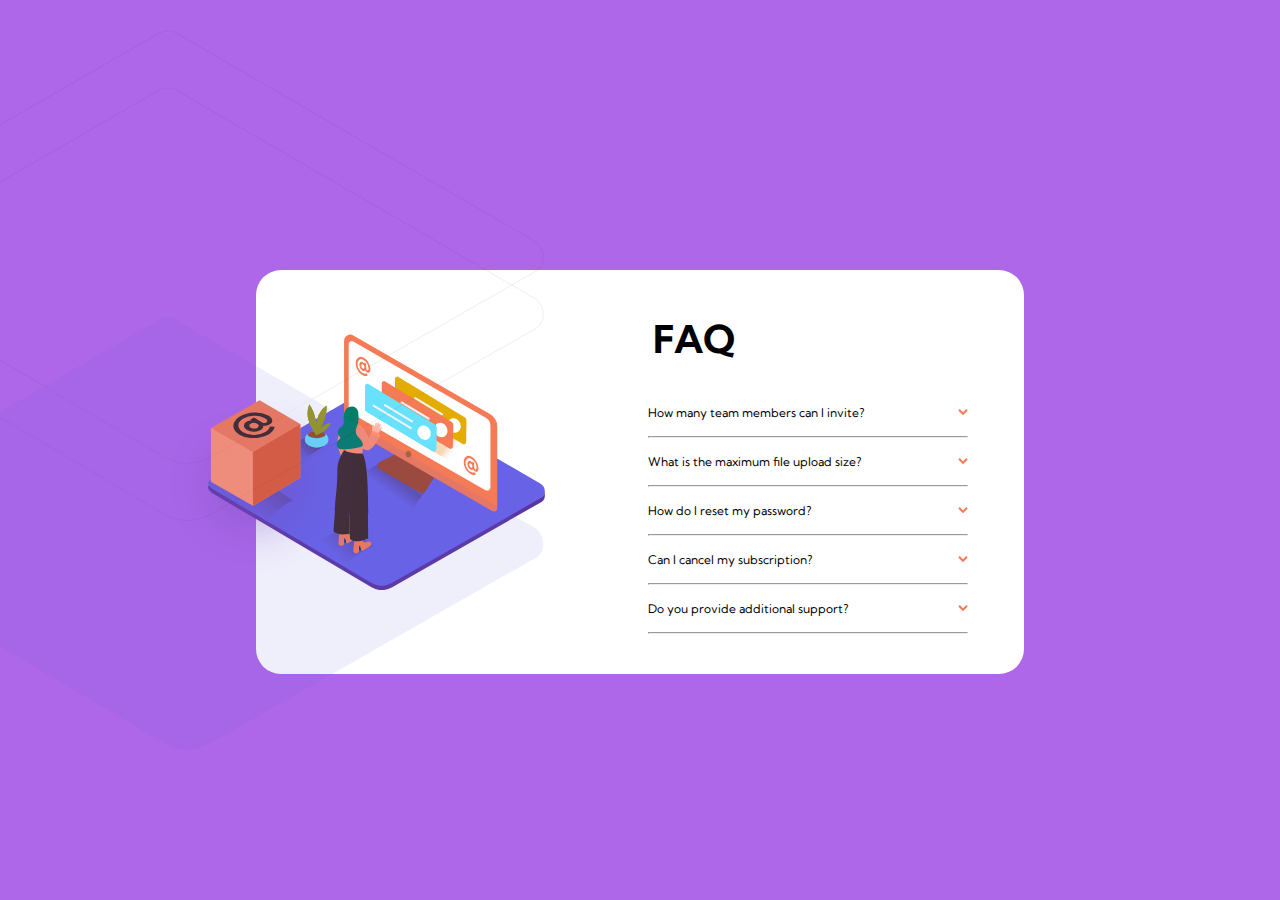
<file: index.html>
<!DOCTYPE html>
<html lang="en">

<head>
  <meta charset="UTF-8">
  <meta name="viewport" content="width=device-width, initial-scale=1.0">
  <!-- displays site properly based on user's device -->

  <link rel="icon" type="image/png" sizes="32x32" href="./images/favicon-32x32.png">

  <link rel="stylesheet" href="./css/util.css">
  <link rel="stylesheet" href="./css/style.css">
  <script src="./js/script.js" defer></script>

  <title>Frontend Mentor | FAQ Accordion Card</title>

  <!-- Feel free to remove these styles or customise in your own stylesheet 👍 -->
  <!-- <style>
    .attribution { font-size: 11px; text-align: center; }
    .attribution a { color: hsl(228, 45%, 44%); }
  </style> -->
</head>

<body>
  <!-- How many team members can I invite?
  You can invite up to 2 additional users on the Free plan. There is no limit on 
  team members for the Premium plan.

  What is the maximum file upload size?
  No more than 2GB. All files in your account must fit your allotted storage space.

  How do I reset my password?
  Click “Forgot password” from the login page or “Change password” from your profile page.
  A reset link will be emailed to you.

  Can I cancel my subscription?
  Yes! Send us a message and we’ll process your request no questions asked.

  Do you provide additional support?
  Chat and email support is available 24/7. Phone lines are open during normal business hours.

  <div class="attribution">
    Challenge by <a href="https://www.frontendmentor.io?ref=challenge" target="_blank">Frontend Mentor</a>. 
    Coded by <a href="#">Your Name Here</a>.
  </div> -->

  <section>
    <div class="container">
      <div class="instructor__cont__mob flex-center">
        <img src="./images/illustration-woman-online-mobile.svg" alt="" class="women">
        <img src="./images/bg-pattern-mobile.svg" alt="" class="pattern">
      </div>
      <div class="instructor__cont__desktop">
        <img src="./images/illustration-woman-online-desktop.svg" alt="" class="women__desktop">
        <img src="./images/illustration-box-desktop.svg" alt="" class="box__desktop">
        <img src="./images/bg-pattern-desktop.svg" alt="" class="pattern__desktop">
      </div>
      <div class="content">
        <div class="title__cont text-center">
          <h1>FAQ</h1>
        </div>
        <div class="queries__cont">
          <div class="query__cont one">
            <div>
              <span class="query">How many team members can I invite?</span>
              <img src="./images/icon-arrow-down.svg" alt="" class="arrow__down">
            </div>
            <!-- <span class="answer">You can invite up to 2 additional users on the Free plan. There is no limit on
            team members for the Premium plan.</span> -->
          </div>
          <hr class="divider">
          <div class="query__cont two">
            <div>
              <span class="query">What is the maximum file upload size?</span>
              <img src="./images/icon-arrow-down.svg" alt="" class="arrow__down">
            </div>
            <!-- <span class="answer">No more than 2GB. All files in your account must fit your allotted storage space.</span> -->
          </div>
          <hr class="divider">
          <div class="query__cont three">
            <div>
              <span class="query">How do I reset my password?</span>
              <img src="./images/icon-arrow-down.svg" alt="" class="arrow__down">
            </div>
            <!-- <span class="answer">Click “Forgot password” from the login page or “Change password” from your profile page.
            A reset link will be emailed to you.</span> -->
          </div>
          <hr class="divider">
          <div class="query__cont four">
            <div>
              <span class="query">Can I cancel my subscription?</span>
              <img src="./images/icon-arrow-down.svg" alt="" class="arrow__down">
            </div>
            <!-- <span class="answer">Yes! Send us a message and we’ll process your request no questions asked.</span> -->
          </div>
          <hr class="divider">
          <div class="query__cont five">
            <div>
              <span class="query">Do you provide additional support?</span>
              <img src="./images/icon-arrow-down.svg" alt="" class="arrow__down">
            </div>
            <!-- <span class="answer">Chat and email support is available 24/7. Phone lines are open during normal business hours.</span> -->
          </div>
          <hr class="divider">
        </div>
      </div>
    </div>
  </section>


</body>

</html>
</file>
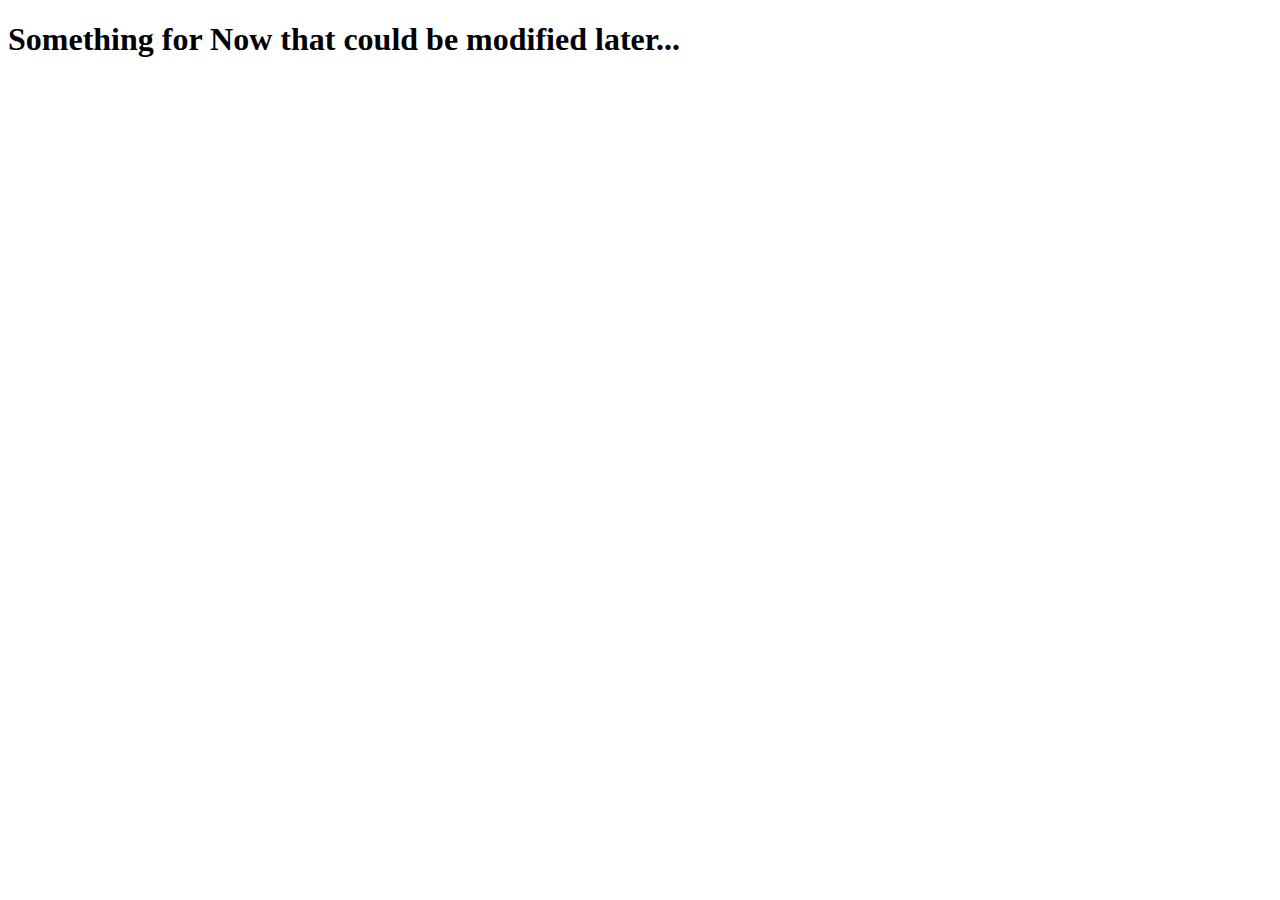
<file: test.html>
<!DOCTYPE html>
<html lang="en">
<head>
    <meta charset="UTF-8">
    <meta name="viewport" content="width=device-width, initial-scale=1.0">
    <title>Testing Website</title>
</head>
<body>
    <h1>Something for Now that could be modified later...</h1>
</body>
</html>
</file>
<file: css/util.css>
@import url('https://fonts.googleapis.com/css2?family=Kumbh+Sans:wght@200;400;500;600;700&display=swap');

:root {
    --clr-light: hsl(240, 5%, 91%);
    --clr-dark: hsl(240, 6%, 50%);
    --clr-darker: hsl(237, 12%, 33%);

    --text-clr1: hsl(238, 29%, 16%);
    --text-clr2: hsl(14, 88%, 65%);

    --bg-gradient1: hsl(273, 75%, 66%);
    --bg-gradient2: hsl(240, 73%, 65%);

    --fs-1: 12px;

    --fw-1: 400;
    --fw-2: 700;

    --mg-1: 100px;
    --mg-2: 100px;

    --pad-1: 100px;
    --pad-2: 200px;

    --width-1: 70%;

}

body,
html {
    height: 100%;
}

*,
*::before,
*::after {
    box-sizing: border-box;
}

body {
    margin: 0;
    padding: 0;
    font-family: 'Kumbh Sans', sans-serif;
    display: flex;
    justify-content: center;
    /* align-items: center; */
    background-color: var(--bg-gradient1);
}

.flex-center {
    display: flex;
    justify-content: center;
    align-items: center;
}

.text-center {
    text-align: center;
}


.bolder {
    font-weight: bolder;
}
</file>
<file: css/style.css>
.container {
    margin-top: 30vh;
    margin-bottom: 10vh;
    border-radius: 25px;
    background-color: white;
    width: 60vw;
}

.instructor__cont__mob {
    position: relative;
}

.instructor__cont__desktop {
    display: none;
}

.women {
    position: absolute;
    bottom: 30px;
    width: var(--width-1);
}

.pattern {
    width: var(--width-1);
}

.title__cont {
    font-weight: bolder;
    font-size: larger;
}

.queries__cont {
    padding: 1em 1.5em 1.5em;
}

.queries__cont>* {
    position: relative;
    margin-bottom: 1em;
}

.query__cont {
    display: flex;
    flex-direction: column;
}

.query__cont span {
    font-size: var(--fs-1);
}

.query__cont>* {
    display: flex;
    justify-content: space-between;
    align-items: center;
    width: 100%;
}

.query {
    transition: color 200ms ease-in-out;
}

.query:hover {
    cursor: pointer;
    color: var(--text-clr2);
}

.arrow__down {
    cursor: pointer;
}

.arrow__up:not(span) {
    transform: rotateX(180deg);
}

.answer {
    margin-top: 1em;
}

.divider {
    color: var(--clr-light);
}


@media (min-width: 950px) {
    .container {
        display: flex;
        flex-direction: row;
        justify-content: space-between;
    }

    .content {
        width: 50%;
        margin-right: 2rem;
    }

    .title__cont {
        padding: 1em 1.5em 0;
        text-align: start;
    }

    .instructor__cont__mob {
        display: none;
    }

    .instructor__cont__desktop {
        display: flex;
        flex-direction: column;
        width: 50%;
        height: 100%;
        position: relative;
    }

    .instructor__cont__desktop>* {
        position: absolute;
        top: 4rem;
    }

    .women__desktop {
        height: 45vh;
        height: 16rem;
        left: -3rem;
        top: 4rem;
    }

    .box__desktop {
        top: 8rem;
        left: -6rem;
    }

    .pattern__desktop {
        height: 45rem;
        top: -15rem;
        left: -28rem;
    }
}
</file>
